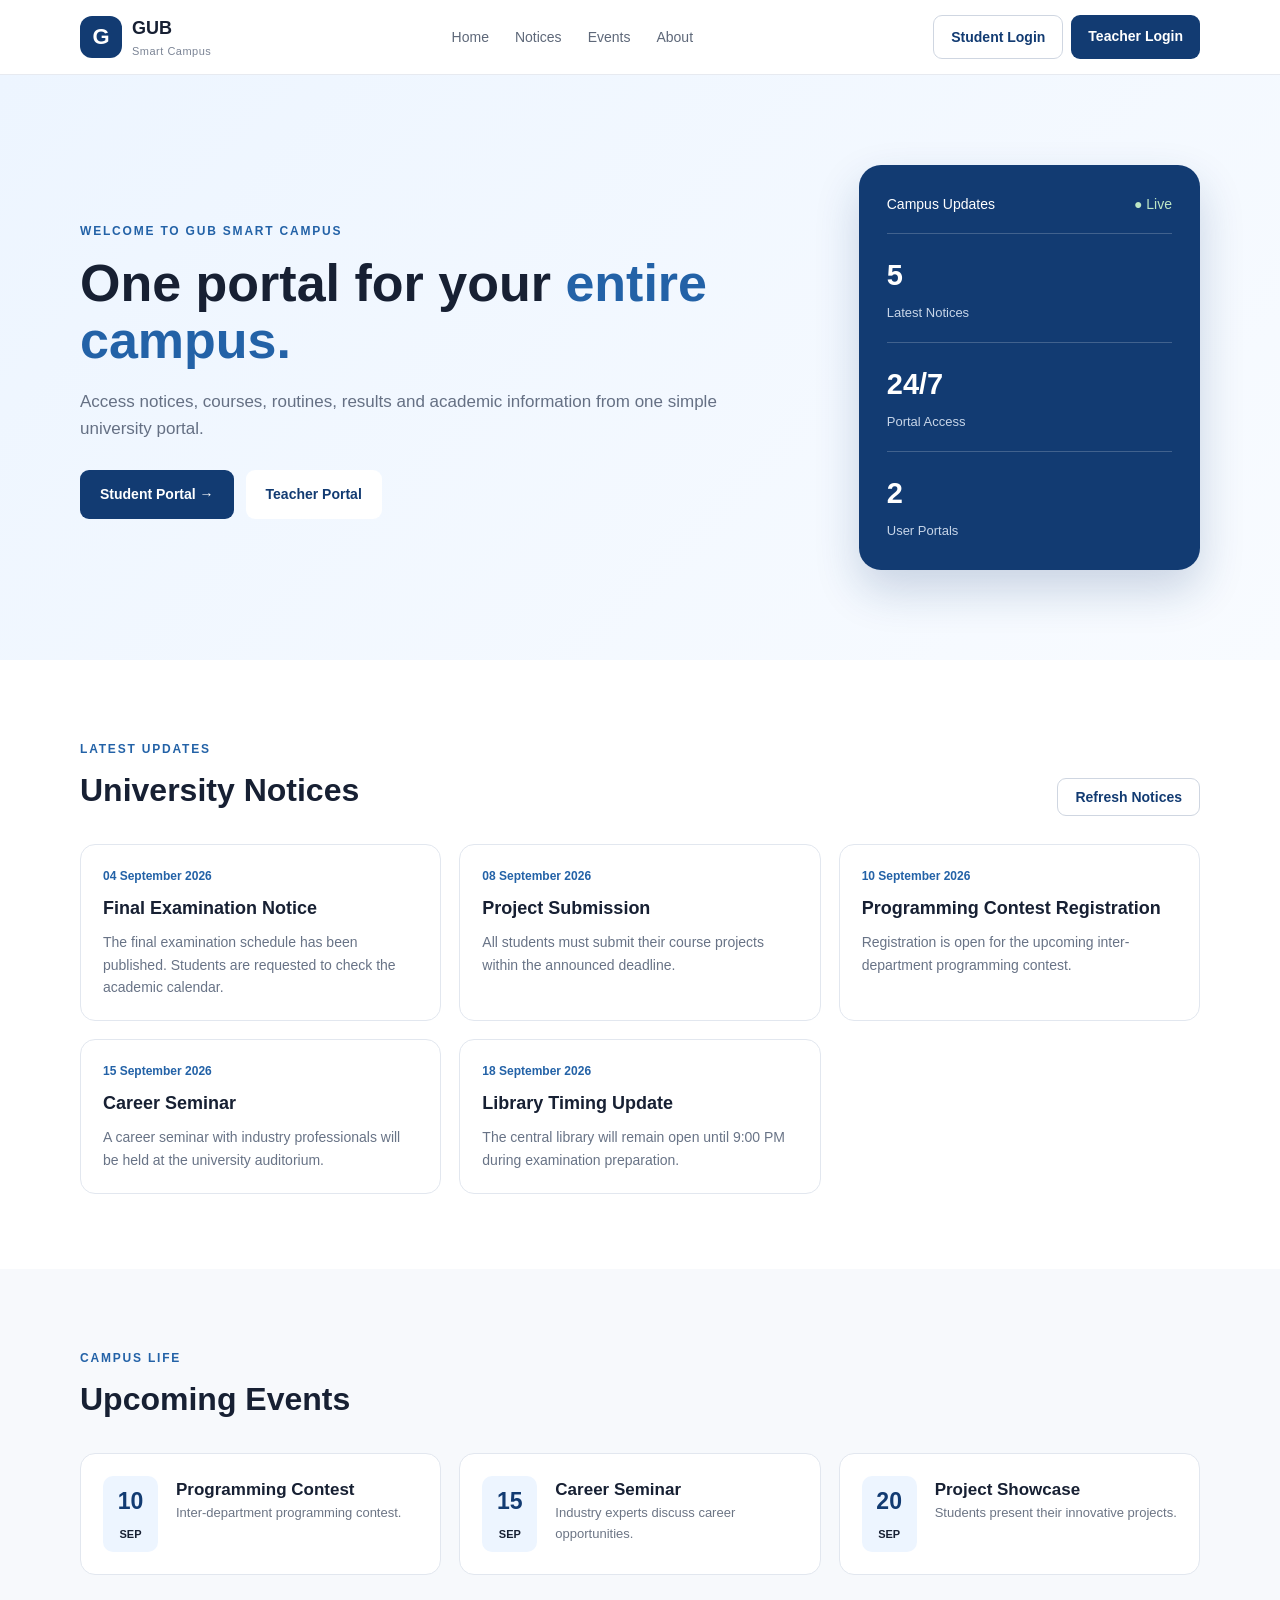
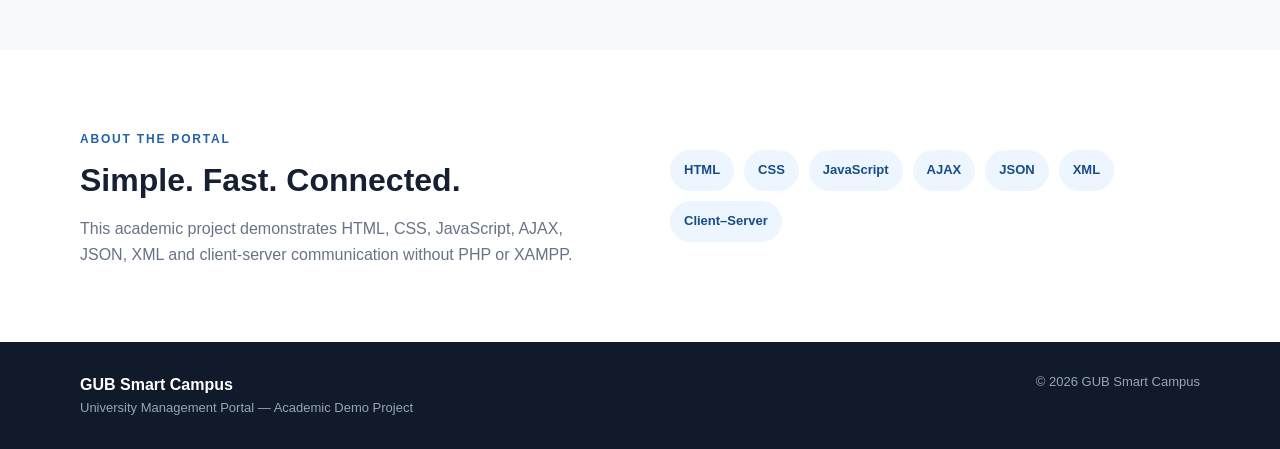
<file: portal/index.html>
<!DOCTYPE html>
<html lang="en">

<head>
    <meta charset="UTF-8">
    <meta name="viewport" content="width=device-width, initial-scale=1.0">

    <title>GUB Smart Campus Portal</title>

    <link rel="stylesheet" href="css/style.css">
</head>

<body>

    <!-- ================= HEADER ================= -->

    <header class="header">

        <div class="container nav">

            <a href="index.html" class="logo">

                <div class="logo-mark">
                    G
                </div>

                <div>
                    <strong>GUB</strong>
                    <span>Smart Campus</span>
                </div>

            </a>


            <nav>

                <a href="#home">Home</a>

                <a href="#notices">Notices</a>

                <a href="#events">Events</a>

                <a href="#about">About</a>

            </nav>


            <div class="nav-actions">

                <a href="student-login.html"
                   class="btn btn-outline">
                    Student Login
                </a>

                <a href="teacher-login.html"
                   class="btn btn-primary">
                    Teacher Login
                </a>

            </div>

        </div>

    </header>


    <!-- ================= MAIN ================= -->

    <main>


        <!-- HERO -->

        <section id="home" class="hero">

            <div class="container hero-grid">

                <div>

                    <span class="eyebrow">
                        WELCOME TO GUB SMART CAMPUS
                    </span>

                    <h1>
                        One portal for your
                        <span>entire campus.</span>
                    </h1>

                    <p>
                        Access notices, courses, routines,
                        results and academic information
                        from one simple university portal.
                    </p>


                    <div class="hero-buttons">

                        <a href="student-login.html"
                           class="btn btn-primary btn-large">
                            Student Portal →
                        </a>

                        <a href="teacher-login.html"
                           class="btn btn-light btn-large">
                            Teacher Portal
                        </a>

                    </div>

                </div>


                <div class="hero-card">

                    <div class="hero-card-top">

                        <span>
                            Campus Updates
                        </span>

                        <span class="live-dot">
                            ● Live
                        </span>

                    </div>


                    <div class="mini-stat">

                        <strong id="noticeCount">
                            0
                        </strong>

                        <span>
                            Latest Notices
                        </span>

                    </div>


                    <div class="mini-stat">

                        <strong>
                            24/7
                        </strong>

                        <span>
                            Portal Access
                        </span>

                    </div>


                    <div class="mini-stat">

                        <strong>
                            2
                        </strong>

                        <span>
                            User Portals
                        </span>

                    </div>

                </div>

            </div>

        </section>



        <!-- ================= NOTICES ================= -->

        <section id="notices" class="section">

            <div class="container">

                <div class="section-heading">

                    <div>

                        <span class="eyebrow">
                            LATEST UPDATES
                        </span>

                        <h2>
                            University Notices
                        </h2>

                    </div>


                    <button
                        id="reloadNotices"
                        class="btn btn-outline">

                        Refresh Notices

                    </button>

                </div>


                <div
                    id="noticeList"
                    class="notice-grid">

                    <div class="loading">

                        Loading notices...

                    </div>

                </div>

            </div>

        </section>



        <!-- ================= EVENTS ================= -->

        <section id="events"
                 class="section alt-section">

            <div class="container">

                <div class="section-heading">

                    <div>

                        <span class="eyebrow">
                            CAMPUS LIFE
                        </span>

                        <h2>
                            Upcoming Events
                        </h2>

                    </div>

                </div>


                <div class="event-grid">


                    <article class="event-card">

                        <div class="event-date">

                            <b>10</b>

                            <span>SEP</span>

                        </div>

                        <div>

                            <h3>
                                Programming Contest
                            </h3>

                            <p>
                                Inter-department
                                programming contest.
                            </p>

                        </div>

                    </article>



                    <article class="event-card">

                        <div class="event-date">

                            <b>15</b>

                            <span>SEP</span>

                        </div>

                        <div>

                            <h3>
                                Career Seminar
                            </h3>

                            <p>
                                Industry experts discuss
                                career opportunities.
                            </p>

                        </div>

                    </article>



                    <article class="event-card">

                        <div class="event-date">

                            <b>20</b>

                            <span>SEP</span>

                        </div>

                        <div>

                            <h3>
                                Project Showcase
                            </h3>

                            <p>
                                Students present their
                                innovative projects.
                            </p>

                        </div>

                    </article>


                </div>

            </div>

        </section>



        <!-- ================= ABOUT ================= -->

        <section id="about" class="section">

            <div class="container about-grid">

                <div>

                    <span class="eyebrow">
                        ABOUT THE PORTAL
                    </span>

                    <h2>
                        Simple. Fast. Connected.
                    </h2>

                    <p>
                        This academic project demonstrates
                        HTML, CSS, JavaScript, AJAX, JSON,
                        XML and client-server communication
                        without PHP or XAMPP.
                    </p>

                </div>


                <div class="tech-list">

                    <span>HTML</span>

                    <span>CSS</span>

                    <span>JavaScript</span>

                    <span>AJAX</span>

                    <span>JSON</span>

                    <span>XML</span>

                    <span>Client–Server</span>

                </div>

            </div>

        </section>

    </main>



    <!-- ================= FOOTER ================= -->

    <footer class="footer">

        <div class="container footer-content">

            <div>

                <strong>
                    GUB Smart Campus
                </strong>

                <p>
                    University Management Portal
                    — Academic Demo Project
                </p>

            </div>


            <p>
                © 2026 GUB Smart Campus
            </p>

        </div>

    </footer>


    <script src="js/main.js"></script>

</body>

</html>
</file>
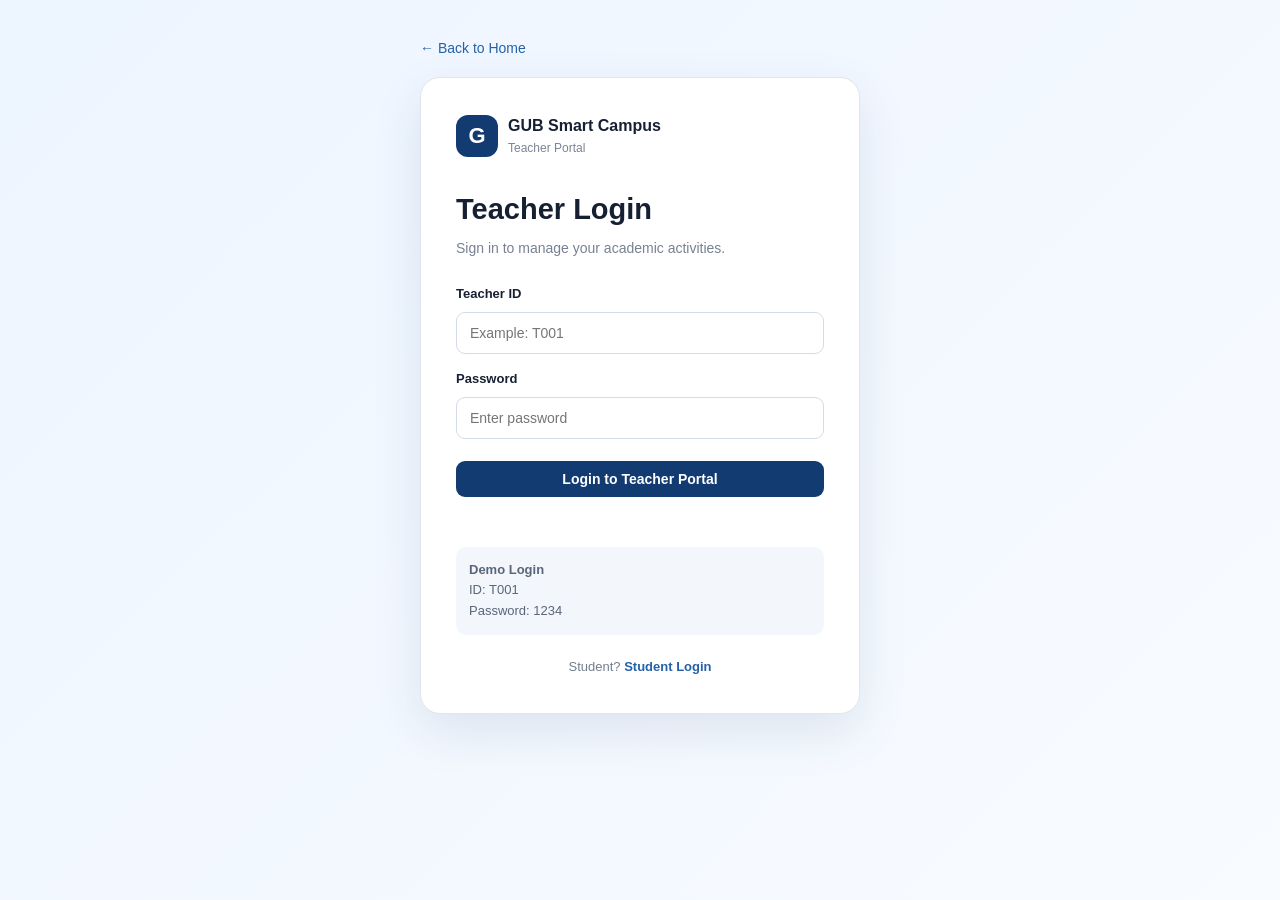
<file: portal/student-dashboard.html>
<!DOCTYPE html>
<html lang="en">

<head>

    <meta charset="UTF-8">

    <meta name="viewport"
          content="width=device-width, initial-scale=1.0">

    <title>
        Student Dashboard | GUB
    </title>

    <link rel="stylesheet"
          href="css/style.css">

    <link rel="stylesheet"
          href="css/dashboard.css">

</head>


<body>


<header class="dashboard-header">

    <div class="container nav">


        <a
            class="logo"
            href="student-dashboard.html">

            <div class="logo-mark">
                G
            </div>

            <div>

                <strong>
                    GUB
                </strong>

                <span>
                    Student Portal
                </span>

            </div>

        </a>


        <button
            id="logoutBtn"
            class="btn btn-outline">

            Logout

        </button>


    </div>

</header>



<main class="dashboard">

<div class="container">


    <!-- WELCOME -->

    <section class="welcome">

        <div>

            <span class="eyebrow">
                STUDENT DASHBOARD
            </span>

            <h1>

                Welcome,

                <span id="studentName">
                    Student
                </span>

                👋

            </h1>

            <p>
                Here is your academic overview.
            </p>

        </div>


        <div
            class="profile-badge"
            id="studentIdDisplay">

            ST001

        </div>

    </section>



    <!-- STATISTICS -->

    <div class="dashboard-cards">


        <div class="dash-card">

            <span>📚</span>

            <strong>
                4
            </strong>

            <small>
                Enrolled Courses
            </small>

        </div>



        <div class="dash-card">

            <span>📢</span>

            <strong id="dashNoticeCount">
                0
            </strong>

            <small>
                Notices
            </small>

        </div>



        <div class="dash-card">

            <span>📝</span>

            <strong>
                3
            </strong>

            <small>
                Assignments
            </small>

        </div>



        <div class="dash-card">

            <span>⭐</span>

            <strong>
                3.72
            </strong>

            <small>
                Current CGPA
            </small>

        </div>


    </div>



    <!-- CONTENT -->

    <div class="content-grid">


        <section class="panel">

            <div class="panel-title">

                <h2>
                    My Courses
                </h2>

            </div>


            <div
                id="courseList"
                class="course-list">

            </div>

        </section>



        <section class="panel">

            <div class="panel-title">

                <h2>
                    Latest Notices
                </h2>

            </div>


            <div id="studentNotices">

            </div>

        </section>


    </div>

</div>

</main>


<script src="js/student-dashboard.js"></script>

</body>

</html>
</file>
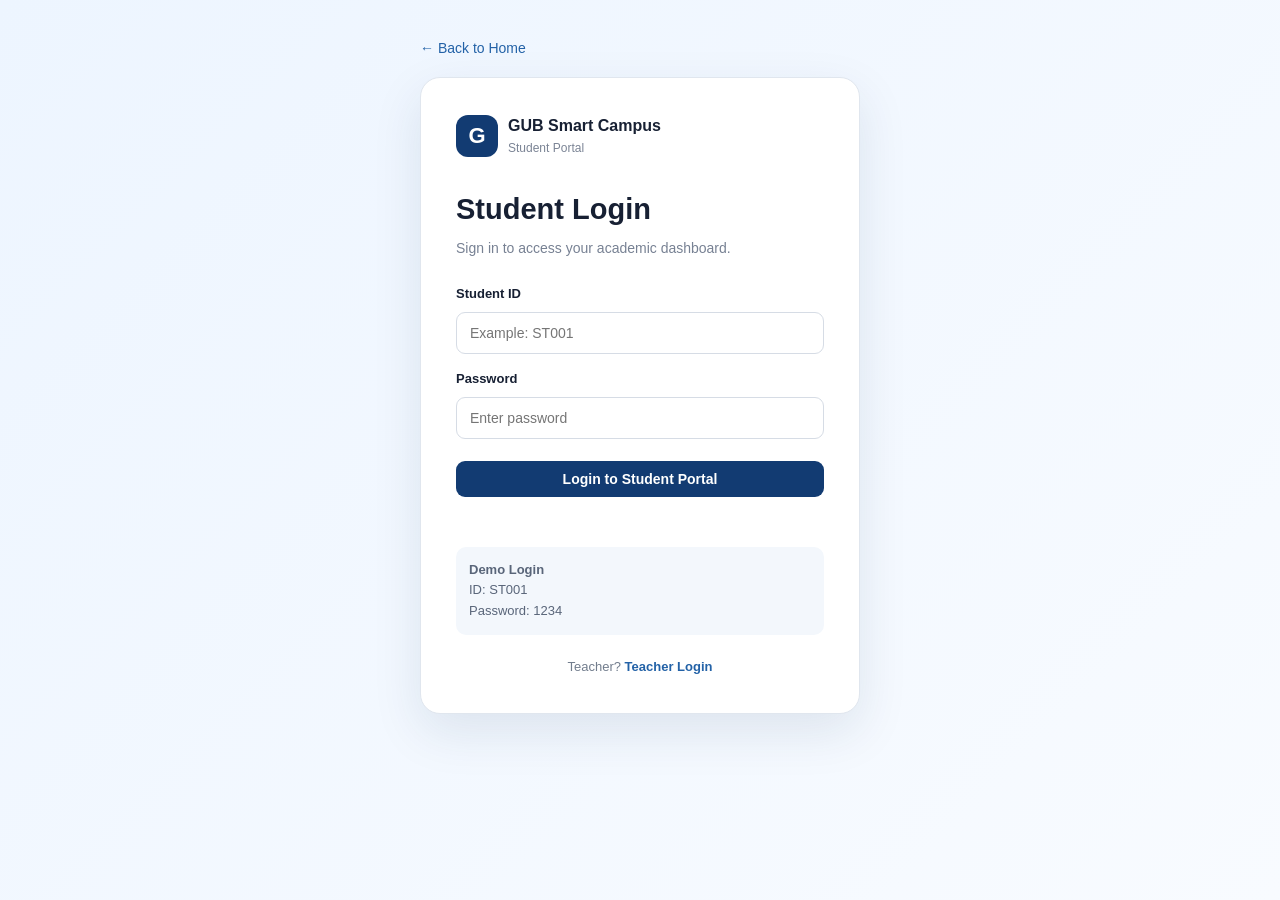
<file: portal/student-login.html>
<!DOCTYPE html>
<html lang="en">

<head>

    <meta charset="UTF-8">

    <meta name="viewport"
          content="width=device-width, initial-scale=1.0">

    <title>
        Student Login | GUB Smart Campus
    </title>

    <link rel="stylesheet"
          href="css/style.css">

    <link rel="stylesheet"
          href="css/login.css">

</head>


<body class="login-page">


<div class="login-wrapper">


    <a href="index.html"
       class="back-link">

        ← Back to Home

    </a>


    <div class="login-box">


        <div class="login-brand">

            <div class="logo-mark">
                G
            </div>

            <div>

                <strong>
                    GUB Smart Campus
                </strong>

                <span>
                    Student Portal
                </span>

            </div>

        </div>



        <h1>
            Student Login
        </h1>


        <p class="muted">

            Sign in to access your
            academic dashboard.

        </p>



        <form id="studentLoginForm">


            <label>
                Student ID
            </label>

            <input
                type="text"
                id="studentId"
                placeholder="Example: ST001"
                required
            >



            <label>
                Password
            </label>

            <input
                type="password"
                id="studentPassword"
                placeholder="Enter password"
                required
            >



            <button
                class="btn btn-primary full"
                type="submit">

                Login to Student Portal

            </button>


            <div
                id="studentLoginMessage"
                class="message">
            </div>


        </form>



        <div class="demo-box">

            <strong>
                Demo Login
            </strong>

            <br>

            ID: ST001

            <br>

            Password: 1234

        </div>



        <p class="switch-login">

            Teacher?

            <a href="teacher-login.html">
                Teacher Login
            </a>

        </p>


    </div>

</div>


<script src="js/student-login.js"></script>

</body>

</html>
</file>
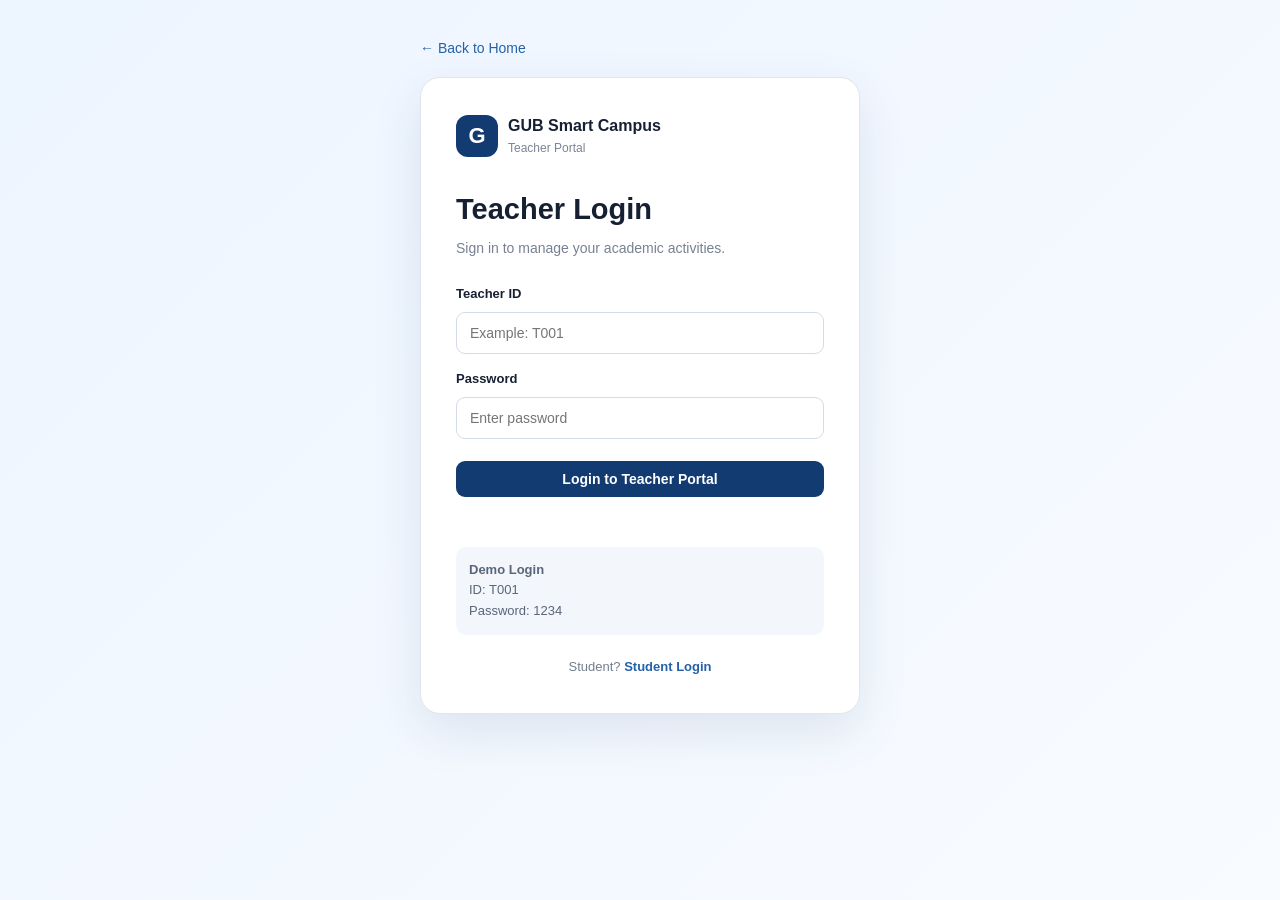
<file: portal/teacher-login.html>
<!DOCTYPE html>
<html lang="en">

<head>

    <meta charset="UTF-8">

    <meta name="viewport"
          content="width=device-width, initial-scale=1.0">

    <title>
        Teacher Login | GUB Smart Campus
    </title>

    <link rel="stylesheet"
          href="css/style.css">

    <link rel="stylesheet"
          href="css/login.css">

</head>


<body class="login-page">


<div class="login-wrapper">


    <a href="index.html"
       class="back-link">

        ← Back to Home

    </a>


    <div class="login-box">


        <div class="login-brand">

            <div class="logo-mark">
                G
            </div>

            <div>

                <strong>
                    GUB Smart Campus
                </strong>

                <span>
                    Teacher Portal
                </span>

            </div>

        </div>



        <h1>
            Teacher Login
        </h1>


        <p class="muted">

            Sign in to manage your
            academic activities.

        </p>



        <form id="teacherLoginForm">


            <label>
                Teacher ID
            </label>

            <input
                type="text"
                id="teacherId"
                placeholder="Example: T001"
                required
            >



            <label>
                Password
            </label>

            <input
                type="password"
                id="teacherPassword"
                placeholder="Enter password"
                required
            >



            <button
                class="btn btn-primary full"
                type="submit">

                Login to Teacher Portal

            </button>


            <div
                id="teacherLoginMessage"
                class="message">
            </div>


        </form>



        <div class="demo-box">

            <strong>
                Demo Login
            </strong>

            <br>

            ID: T001

            <br>

            Password: 1234

        </div>



        <p class="switch-login">

            Student?

            <a href="student-login.html">
                Student Login
            </a>

        </p>


    </div>

</div>


<script src="js/teacher-login.js"></script>

</body>

</html>
</file>
<file: portal/css/style.css>
* {
    box-sizing: border-box;
    margin: 0;
    padding: 0;
}


html {
    scroll-behavior: smooth;
}


body {
    font-family: Arial, Helvetica, sans-serif;

    color: #172033;

    background: #ffffff;

    line-height: 1.6;
}


a {
    text-decoration: none;
    color: inherit;
}


.container {
    width: min(1120px, 92%);

    margin: auto;
}



/* ================= HEADER ================= */

.header {
    position: sticky;

    top: 0;

    z-index: 10;

    background: rgba(255,255,255,0.96);

    border-bottom: 1px solid #e7eaf0;
}


.nav {
    min-height: 74px;

    display: flex;

    align-items: center;

    justify-content: space-between;

    gap: 24px;
}


.logo {
    display: flex;

    align-items: center;

    gap: 10px;
}


.logo-mark {
    width: 42px;

    height: 42px;

    border-radius: 12px;

    background: #123b72;

    color: white;

    display: grid;

    place-items: center;

    font-size: 22px;

    font-weight: 800;
}


.logo strong {
    display: block;

    font-size: 18px;
}


.logo span {
    display: block;

    font-size: 11px;

    color: #7b8495;

    letter-spacing: .5px;
}


.nav nav {
    display: flex;

    gap: 26px;

    color: #5e6879;

    font-size: 14px;
}


.nav nav a:hover {
    color: #123b72;
}


.nav-actions {
    display: flex;

    gap: 8px;
}



/* ================= BUTTON ================= */

.btn {
    border: 0;

    border-radius: 9px;

    padding: 10px 17px;

    font-weight: 700;

    cursor: pointer;

    display: inline-block;

    font-size: 14px;
}


.btn-primary {
    background: #123b72;

    color: white;
}


.btn-primary:hover {
    background: #0d2e59;
}


.btn-outline {
    background: white;

    color: #123b72;

    border: 1px solid #cfd6e1;
}


.btn-outline:hover {
    background: #f3f6fa;
}


.btn-light {
    background: white;

    color: #123b72;
}


.btn-large {
    padding: 13px 20px;
}



/* ================= HERO ================= */

.hero {
    background:
        linear-gradient(
            135deg,
            #edf5ff,
            #f8fbff
        );

    padding: 90px 0;
}


.hero-grid {
    display: grid;

    grid-template-columns:
        1.35fr .65fr;

    align-items: center;

    gap: 70px;
}


.eyebrow {
    font-size: 12px;

    font-weight: 800;

    letter-spacing: 1.8px;

    color: #2362a7;
}


.hero h1 {
    font-size: 52px;

    line-height: 1.08;

    margin: 13px 0 20px;
}


.hero h1 span,
h1 span {
    color: #2362a7;
}


.hero p {
    color: #657084;

    max-width: 650px;

    font-size: 17px;
}


.hero-buttons {
    display: flex;

    gap: 12px;

    margin-top: 28px;
}



/* ================= HERO CARD ================= */

.hero-card {
    background: #123b72;

    color: white;

    border-radius: 22px;

    padding: 28px;

    box-shadow:
        0 20px 45px
        rgba(18,59,114,.2);
}


.hero-card-top {
    display: flex;

    justify-content: space-between;

    font-size: 14px;
}


.live-dot {
    color: #bde6c4;
}


.mini-stat {
    border-top:
        1px solid
        rgba(255,255,255,.2);

    padding: 18px 0 0;

    margin-top: 18px;
}


.mini-stat strong {
    font-size: 29px;

    display: block;
}


.mini-stat span {
    font-size: 13px;

    color: #c7d5e8;
}



/* ================= SECTION ================= */

.section {
    padding: 75px 0;
}


.alt-section {
    background: #f7f9fc;
}


.section-heading {
    display: flex;

    justify-content: space-between;

    align-items: end;

    margin-bottom: 28px;
}


.section-heading h2,
.about-grid h2 {
    font-size: 32px;

    margin-top: 4px;
}



/* ================= NOTICE ================= */

.notice-grid {
    display: grid;

    grid-template-columns:
        repeat(3,1fr);

    gap: 18px;
}


.notice-card {
    border: 1px solid #e2e7ef;

    border-radius: 15px;

    padding: 22px;

    background: white;

    transition: .2s;
}


.notice-card:hover {
    transform: translateY(-3px);

    box-shadow:
        0 10px 25px
        #15223812;
}


.notice-card .date {
    font-size: 12px;

    color: #2362a7;

    font-weight: 700;
}


.notice-card h3 {
    margin: 8px 0;

    font-size: 18px;
}


.notice-card p {
    font-size: 14px;

    color: #687386;
}



/* ================= EVENTS ================= */

.event-grid {
    display: grid;

    grid-template-columns:
        repeat(3,1fr);

    gap: 18px;
}


.event-card {
    background: white;

    border: 1px solid #e2e7ef;

    border-radius: 15px;

    padding: 22px;

    display: flex;

    gap: 18px;
}


.event-date {
    min-width: 55px;

    text-align: center;

    border-radius: 10px;

    background: #edf5ff;

    padding: 7px;
}


.event-date b {
    display: block;

    font-size: 23px;

    color: #123b72;
}


.event-date span {
    font-size: 11px;

    font-weight: 700;
}


.event-card h3 {
    font-size: 17px;
}


.event-card p {
    color: #6c7585;

    font-size: 13px;
}



/* ================= ABOUT ================= */

.about-grid {
    display: grid;

    grid-template-columns:
        1fr 1fr;

    gap: 60px;

    align-items: center;
}


.about-grid p {
    color: #687386;

    margin-top: 10px;
}


.tech-list {
    display: flex;

    flex-wrap: wrap;

    gap: 10px;
}


.tech-list span {
    background: #edf5ff;

    color: #174c88;

    border-radius: 30px;

    padding: 10px 14px;

    font-size: 13px;

    font-weight: 700;
}



/* ================= FOOTER ================= */

.footer {
    background: #101a2a;

    color: #c9d1dd;

    padding: 30px 0;
}


.footer-content {
    display: flex;

    justify-content: space-between;

    gap: 20px;
}


.footer strong {
    color: white;
}


.footer p {
    font-size: 13px;

    color: #98a4b5;
}



/* ================= LOADING ================= */

.loading {
    text-align: center;

    color: #7a8493;

    padding: 35px;

    grid-column: 1/-1;
}


.error {
    color: #b42318;

    background: #fff1f0;

    padding: 16px;

    border-radius: 10px;

    grid-column: 1/-1;
}



/* ================= RESPONSIVE ================= */

@media(max-width:850px) {

    .nav nav {
        display: none;
    }


    .nav-actions .btn {
        padding: 8px 10px;
    }


    .hero-grid,
    .about-grid {
        grid-template-columns: 1fr;
    }


    .hero h1 {
        font-size: 40px;
    }


    .notice-grid,
    .event-grid {
        grid-template-columns: 1fr;
    }


    .section-heading {
        align-items: start;

        gap: 15px;

        flex-direction: column;
    }


    .footer-content {
        flex-direction: column;
    }

}
</file>
<file: portal/css/dashboard.css>
body {

    background: #f5f7fa;

}


.dashboard-header {

    background: white;

    border-bottom:
        1px solid #e2e7ef;

}


.dashboard {

    padding: 45px 0;

}


.welcome {

    display: flex;

    justify-content: space-between;

    align-items: center;

    margin-bottom: 28px;

}


.welcome h1 {

    font-size: 32px;

    margin: 5px 0;

}


.welcome p {

    color: #727d8d;

}


.profile-badge {

    width: 52px;

    height: 52px;

    border-radius: 50%;

    background: #123b72;

    color: white;

    display: grid;

    place-items: center;

    font-weight: 800;

}



/* STATISTICS */

.dashboard-cards {

    display: grid;

    grid-template-columns:
        repeat(4,1fr);

    gap: 15px;

    margin-bottom: 22px;

}


.dash-card {

    background: white;

    border: 1px solid #e1e6ed;

    border-radius: 14px;

    padding: 20px;

}


.dash-card span {

    font-size: 22px;

    display: block;

    margin-bottom: 8px;

}


.dash-card strong {

    font-size: 28px;

    display: block;

}


.dash-card small {

    color: #788294;

}



/* CONTENT */

.content-grid {

    display: grid;

    grid-template-columns: 1fr 1fr;

    gap: 20px;

}


.panel {

    background: white;

    border: 1px solid #e1e6ed;

    border-radius: 15px;

    padding: 23px;

}


.panel-title {

    display: flex;

    justify-content: space-between;

    margin-bottom: 18px;

}


.panel h2 {

    font-size: 20px;

}



/* COURSES */

.course-list {

    display: grid;

    gap: 11px;

}


.course-item {

    padding: 15px;

    border: 1px solid #e4e8ef;

    border-radius: 10px;

}


.course-item strong {

    display: block;

}


.course-item span {

    font-size: 12px;

    color: #748092;

}



/* NOTICES */

.small-notice {

    padding: 14px 0;

    border-bottom:
        1px solid #e8ebf0;

}


.small-notice:last-child {

    border-bottom: 0;

}


.small-notice strong {

    font-size: 14px;

}


.small-notice p {

    font-size: 12px;

    color: #778193;

    margin-top: 2px;

}



/* ACTIONS */

.action-grid {

    display: grid;

    grid-template-columns:
        1fr 1fr;

    gap: 10px;

}


.action-btn {

    border: 1px solid #dfe5ed;

    background: #f8fafc;

    border-radius: 10px;

    padding: 17px;

    cursor: pointer;

    font-weight: 700;

    color: #24334a;

}


.action-btn span {

    display: block;

    margin-top: 5px;

}


.teacher-notice-box {

    margin-top: 24px;

    border-top:
        1px solid #e4e8ef;

    padding-top: 18px;

}


.teacher-notice-box h3 {

    font-size: 16px;

    margin-bottom: 5px;

}



/* MOBILE */

@media(max-width:800px) {

    .dashboard-cards {

        grid-template-columns:
            1fr 1fr;

    }


    .content-grid {

        grid-template-columns: 1fr;

    }


    .welcome {

        align-items: start;

    }


    .welcome h1 {

        font-size: 26px;

    }

}
</file>
<file: portal/css/login.css>
body.login-page {

    background:
        linear-gradient(
            135deg,
            #edf5ff,
            #f8fbff
        );

    min-height: 100vh;
}


.login-wrapper {

    width: min(440px,92%);

    margin: 0 auto;

    padding: 35px 0;

}


.back-link {

    display: inline-block;

    color: #2362a7;

    font-size: 14px;

    margin-bottom: 18px;

}


.login-box {

    background: white;

    border: 1px solid #e0e6ee;

    border-radius: 20px;

    padding: 35px;

    box-shadow:
        0 18px 50px
        rgba(20,50,90,.1);

}


.login-brand {

    display: flex;

    align-items: center;

    gap: 10px;

    margin-bottom: 28px;

}


.login-brand strong {

    display: block;

}


.login-brand span {

    display: block;

    font-size: 12px;

    color: #7b8495;

}


.login-box h1 {

    font-size: 29px;

}


.muted {

    color: #778193;

    font-size: 14px;

    margin: 4px 0 25px;

}


.login-box label {

    display: block;

    font-size: 13px;

    font-weight: 700;

    margin: 15px 0 7px;

}


.login-box input {

    width: 100%;

    padding: 12px 13px;

    border: 1px solid #d6dce5;

    border-radius: 9px;

    font-size: 14px;

    outline: none;

}


.login-box input:focus {

    border-color: #2362a7;

    box-shadow:
        0 0 0 3px
        #2362a71a;

}


.full {

    width: 100%;

    margin-top: 22px;

}


.message {

    margin-top: 12px;

    font-size: 13px;

    min-height: 18px;

}


.demo-box {

    background: #f3f7fc;

    border-radius: 10px;

    padding: 13px;

    margin-top: 20px;

    font-size: 13px;

    color: #596579;

}


.switch-login {

    text-align: center;

    margin-top: 22px;

    font-size: 13px;

    color: #727d8d;

}


.switch-login a {

    color: #2362a7;

    font-weight: 700;

}
</file>
